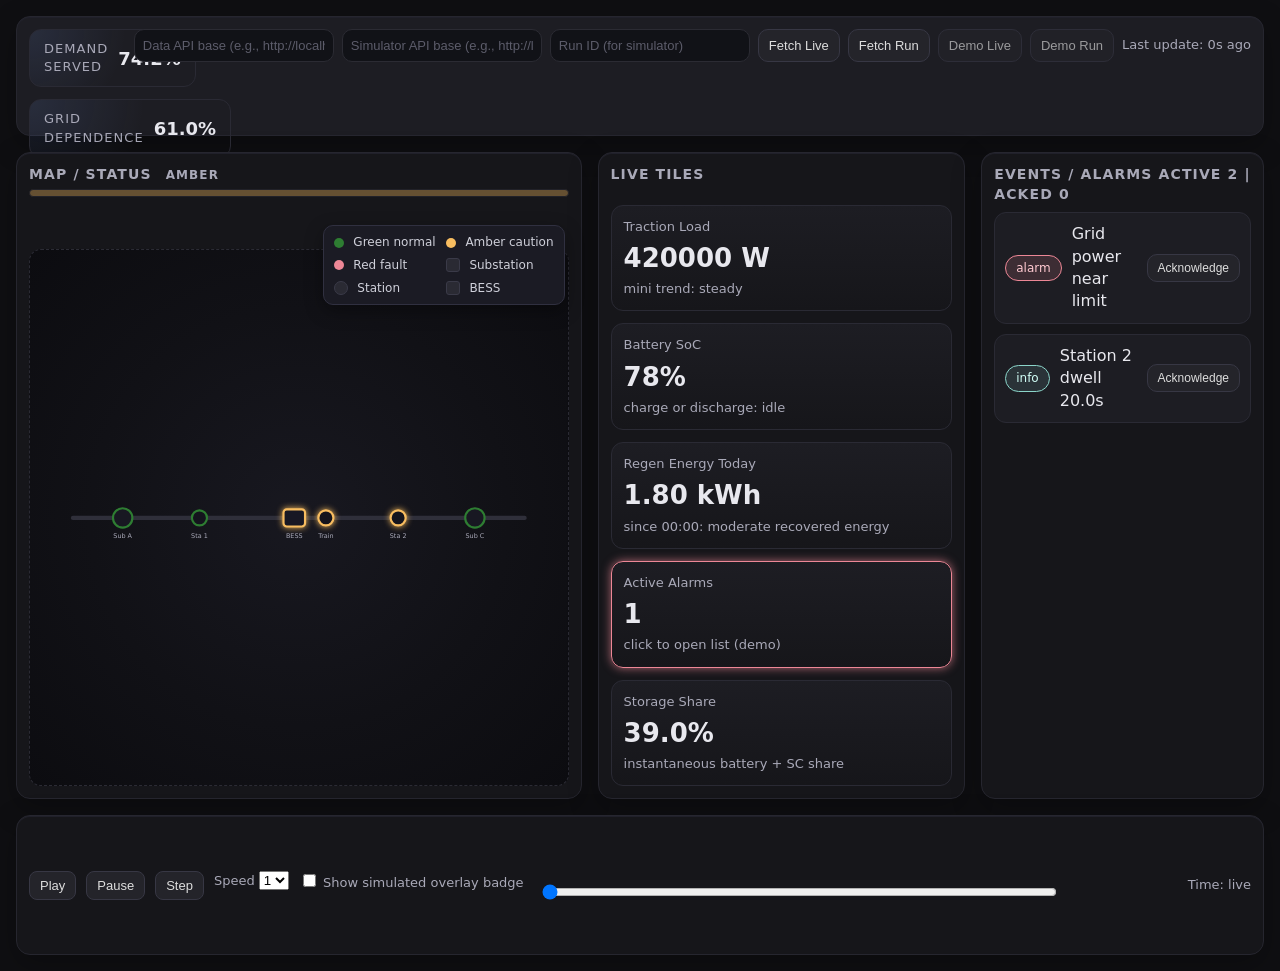
<file: dashboard/index.html>
<!DOCTYPE html>
<html lang="en">
<head>
  <meta charset="utf-8">
  <meta name="viewport" content="width=device-width, initial-scale=1">
  <title>REMS Dashboard</title>
  <link rel="stylesheet" href="css/styles.css">
</head>
<body>
  <div class="wrap">
    <header id="kpis" class="panel">
      <div class="kpiRow">
        <div class="kpi"><span class="label">Demand Served</span><span id="kpi-demand" class="value">empty</span></div>
        <div class="kpi"><span class="label">Grid Dependence</span><span id="kpi-grid" class="value">empty</span></div>
        <div class="kpi"><span class="label">Regen Utilization</span><span id="kpi-regen" class="value">empty</span></div>
        <div class="kpi"><span class="label">Voltage Deviation</span><span id="kpi-volt" class="value">empty</span></div>
        <div id="runMetaBar" class="runMetaBar" aria-live="polite"></div>
      </div>
      <div class="cfg">
        <input id="dataBase" placeholder="Data API base (e.g., http://localhost:9000)" />
        <input id="simBase" placeholder="Simulator API base (e.g., http://localhost:9100)" />
        <input id="runId" placeholder="Run ID (for simulator)" />
        <button id="btnFetchLive">Fetch Live</button>
        <button id="btnFetchRun">Fetch Run</button>
        <button id="btnDemoLive">Demo Live</button>
        <button id="btnDemoRun">Demo Run</button>
        <span id="lastUpdate" class="meta muted">Last update: none</span>
      </div>
    </header>

    <section id="map" class="panel">
      <div class="badge sim" id="simBadge">SIMULATED</div>
      <h3 class="title">Map / Status <span id="statusText" class="statusText">unknown</span></h3>
      <div class="statusbar" id="statusbar" aria-hidden="true"></div>
      <div class="legend" id="legend">
        <div><span class="chip dot green"></span> Green normal</div>
        <div><span class="chip dot amber"></span> Amber caution</div>
        <div><span class="chip dot red"></span> Red fault</div>
        <div><span class="chip shape sub"></span> Substation</div>
        <div><span class="chip shape sta"></span> Station</div>
        <div><span class="chip shape bess"></span> BESS</div>
      </div>
      <div class="mapbox">
        <svg id="mapSvg" viewBox="0 0 1000 420">
          <path d="M80 210 L920 210" class="track"/>
        </svg>
        <div class="tip" id="tip"></div>
      </div>
    </section>

    <section id="tiles" class="panel">
      <h3 class="title">Live Tiles</h3>
      <div class="tile" data-key="tractionLoad">
        <div class="small">Traction Load</div>
        <div class="big" id="tile-load">empty</div>
        <div class="small">mini trend: empty</div>
      </div>
      <div class="tile" data-key="batterySOC">
        <div class="small">Battery SoC</div>
        <div class="big" id="tile-soc">empty</div>
        <div class="small">charge or discharge: empty</div>
      </div>
      <div class="tile" data-key="regenToday">
        <div class="small">Regen Energy Today</div>
        <div class="big" id="tile-regen">empty</div>
        <div class="small">since 00:00: empty</div>
      </div>
      <div class="tile" data-key="activeAlarms">
        <div class="small">Active Alarms</div>
        <div class="big" id="tile-alarms">empty</div>
        <div class="small">click to open list (demo)</div>
      </div>
      <div class="tile" data-key="storageShare">
        <div class="small">Storage Share</div>
        <div class="big" id="tile-storage">empty</div>
        <div class="small">instantaneous battery + SC share</div>
      </div>
    </section>

    <section id="events" class="panel">
      <h3 class="title">Events / Alarms <span id="evtCounts" class="muted"></span></h3>
      <div id="eventList"></div>
    </section>

    <section id="timeline" class="panel">
      <div class="controls">
        <button id="play">Play</button>
        <button id="pause">Pause</button>
        <button id="step">Step</button>
        <label class="meta">Speed
          <select id="speed"><option>1</option><option>2</option><option>4</option></select>
        </label>
        <label class="meta"><input type="checkbox" id="toggleSim"> Show simulated overlay badge</label>
      </div>
      <div class="sliderWrap">
        <input id="slider" type="range" min="0" max="0" value="0">
        <div id="playhead" class="playhead-badge">t = 0s</div>
        <div id="ticks" class="ticks"></div>
      </div>
      <div class="meta timeline-readout"><span id="timeLabel">Time: empty</span></div>
    </section>
  </div>

  <input id="pickLive" type="file" accept=".json,application/json" style="display:none" />
  <input id="pickRun" type="file" accept=".json,application/json" style="display:none" />

  <script src="js/app.js"></script>
</body>
</html>
</file>
<file: dashboard/css/styles.css>
*{box-sizing:border-box}

/* ------------------------------------------------------------------
   Theme tokens
------------------------------------------------------------------ */
:root{
  --bg:#0f0f12;
  --panel:#16161a;
  --panel2:#1d1d23;
  --text:#e8e8ee;
  --muted:#a9a9b8;
  --accent:#7aa2f7;
  --accent-soft:rgba(122,162,247,.16);
  --border:#26262f;
  --border-strong:#303040;
  --shadow-soft:0 10px 30px rgba(0,0,0,.25);
}

/* ------------------------------------------------------------------
   Layout
------------------------------------------------------------------ */
body{
  margin:0;
  background:var(--bg);
  color:var(--text);
  font:16px/1.4 system-ui,-apple-system,Segoe UI,Roboto,Helvetica,Arial;
}

.wrap{
  display:grid;
  grid-template-rows:120px 1fr 1fr 140px;
  grid-template-columns:2fr 1.3fr 1fr;
  grid-template-areas:
    "kpis kpis kpis"
    "map  tiles events"
    "map  tiles events"
    "timeline timeline timeline";
  gap:16px;
  padding:16px;
  min-height:100vh;
}

/* ------------------------------------------------------------------
   Panels
------------------------------------------------------------------ */
.panel{
  background:var(--panel);
  border:1px solid var(--border);
  border-radius:14px;
  box-shadow:0 1px 0 #20202a inset,var(--shadow-soft);
  padding:12px;
  position:relative;
}

.title{
  font-weight:700;
  font-size:14px;
  color:var(--muted);
  letter-spacing:.08em;
  text-transform:uppercase;
  margin:0 0 8px;
}

.muted{color:var(--muted);}

/* ------------------------------------------------------------------
   KPI header
------------------------------------------------------------------ */
#kpis{
  grid-area:kpis;
  display:grid;
  grid-template-columns:minmax(0,1fr) auto;
  gap:16px;
  align-items:start;
  padding:12px;
  background:var(--panel2);
  border-radius:14px;
  border:1px solid var(--border);
}

.kpiRow{
  display:flex;
  flex-wrap:wrap;
  gap:12px;
  align-items:stretch;
}

.kpi{
  display:flex;
  align-items:center;
  gap:10px;
  padding:10px 14px;
  border:1px solid #2a2a34;
  border-radius:12px;
  background:radial-gradient(circle at top left,rgba(122,162,247,.12),transparent 55%);
  transition:background .18s ease,border-color .18s ease,transform .12s ease;
}

.kpi .label{
  font-size:13px;
  color:var(--muted);
  text-transform:uppercase;
  letter-spacing:.08em;
}

.kpi .value{
  font-weight:750;
  font-size:18px;
}

.kpi:hover{
  border-color:#3b3b4a;
  background:radial-gradient(circle at top left,rgba(122,162,247,.2),transparent 60%);
  transform:none;
}

.runMetaBar{
  display:flex;
  flex-wrap:wrap;
  gap:8px;
  align-items:center;
  min-height:48px;
}

.meta-pill{
  display:inline-flex;
  align-items:center;
  gap:8px;
  padding:8px 10px;
  border:1px solid #2f3140;
  border-radius:999px;
  background:rgba(17,18,23,.92);
  color:#d5d8e8;
  font-size:12px;
  white-space:nowrap;
}

.meta-pill-label{
  color:#9ba0b7;
  text-transform:uppercase;
  letter-spacing:.08em;
  font-size:11px;
}

.meta-pill-value{
  color:#eef0fa;
  font-weight:700;
}

.meta-pill-info{
  border-color:rgba(122,162,247,.45);
  background:rgba(122,162,247,.12);
}

.meta-pill-success{
  border-color:rgba(166,218,149,.4);
  background:rgba(166,218,149,.12);
}

/* config controls */
#kpis .cfg{
  margin-left:auto;
  display:flex;
  gap:8px;
  align-items:center;
}

#kpis .cfg input{
  width:200px;
  background:#111217;
  color:#fff;
  border:1px solid #2b2b33;
  border-radius:10px;
  padding:8px;
  font-size:13px;
}

#kpis .cfg input::placeholder{
  color:#5c5c6a;
}

#kpis .cfg button{
  background:#24242a;
  border:1px solid #373744;
  color:#ddd;
  border-radius:10px;
  padding:8px 10px;
  cursor:pointer;
  font-size:13px;
  transition:background .16s ease,border-color .16s ease,transform .08s ease;
}

#kpis .cfg button:hover{
  background:#2b2b33;
  border-color:#4b4b5c;
  transform:translateY(-1px);
}

/* Demo buttons visually de-emphasised (but still functional) */
#btnDemoLive,
#btnDemoRun{
  opacity:.65;
  border-style:dashed;
}

/* ------------------------------------------------------------------
   Map / corridor
------------------------------------------------------------------ */
#map{
  grid-area:map;
  display:flex;
  flex-direction:column;
  position:relative;
}

.statusText{
  margin-left:8px;
  color:var(--muted);
  font-size:12px;
}

.statusbar{
  position:absolute;
  left:12px;
  right:12px;
  top:36px;
  height:8px;
  border-radius:8px;
  background:#2a2a33;
  border:1px solid #373744;
  color:transparent;
  opacity:.25;
  transition:background .2s ease,opacity .2s ease;
}

.mapbox{
  flex:1;
  border:1px dashed #2b2b34;
  border-radius:12px;
  display:grid;
  place-items:center;
  color:var(--muted);
  margin-top:56px;
  min-height:260px;
  background:radial-gradient(circle at center,#181820 0,#111116 55%,#0c0c10 100%);
  overflow:hidden;
}

#mapSvg{
  width:100%;
  height:100%;
}

.track{
  stroke:#2f2f3a;
  stroke-width:8;
  stroke-linecap:round;
  fill:none;
}

/* asset markers */
.site-dot{
  fill:#1a1a22;
  stroke-width:4;
  transform-box:fill-box;
  transform-origin:center;
  transition:transform .12s ease,stroke .16s ease,filter .16s ease,opacity .16s ease;
}

/* differentiate by type purely with stroke / shape already in SVG */
.site-dot[data-type="substation"]{fill:#181822;}
.site-dot[data-type="station"]{fill:#14141d;}
.site-dot[data-type="bess"]{fill:#181824;}

.blink{animation:blink 1s linear infinite;}

@keyframes blink{
  0%{opacity:1}
  50%{opacity:.3}
  100%{opacity:1}
}

.site-label{
  fill:var(--muted);
  font-size:12px;
  text-anchor:middle;
  pointer-events:none;
}

/* hover emphasis via CSS only */
.site-dot:hover{
  transform:scale(1.03);
  filter:drop-shadow(0 0 5px rgba(122,162,247,.45));
}

.site-dot-focus{
  transform:scale(1.05);
  filter:drop-shadow(0 0 7px rgba(122,162,247,.38));
}

.badge{
  position:absolute;
  top:26px;
  right:16px;
  background:#2a2a33;
  color:#bfc1ff;
  border:1px solid #3a3a48;
  padding:6px 10px;
  border-radius:999px;
  font-size:12px;
}

/* toggled from JS */
.sim{display:none;}

.legend{
  position:absolute;
  top:72px;
  right:16px;
  display:grid;
  grid-template-columns:auto auto;
  gap:6px 10px;
  background:#1b1b24;
  border:1px solid var(--border-strong);
  padding:8px 10px;
  border-radius:10px;
  font-size:12px;
  color:#cfd0da;
  box-shadow:0 6px 18px rgba(0,0,0,.35);
}

.chip{
  display:inline-block;
  vertical-align:middle;
  margin-right:6px;
}

.chip.dot{
  width:10px;
  height:10px;
  border-radius:999px;
}

.chip.dot.green{background:#2e7d32;}
.chip.dot.amber{background:#f8bd60;}
.chip.dot.red{background:#ed8796;}

.chip.shape{
  width:14px;
  height:14px;
  display:inline-grid;
  place-items:center;
  border:1px solid #3a3a48;
  border-radius:3px;
  background:#2a2a33;
}

.chip.shape.sub{box-shadow:inset 0 0 0 3px #2a2a33;}
.chip.shape.sta{border-radius:999px;}
.chip.shape.bess{border-radius:3px;}

/* tooltip */
.tip{
  position:absolute;
  pointer-events:none;
  background:#1b1b24;
  border:1px solid var(--border-strong);
  padding:8px 10px;
  border-radius:10px;
  font-size:13px;
  color:#eaeaf6;
  opacity:0;
  transform:translate(-50%,-120%);
  transition:opacity .12s ease;
  max-width:220px;
  box-shadow:0 10px 30px rgba(0,0,0,.55);
}

/* ------------------------------------------------------------------
   Tiles (live summary)
------------------------------------------------------------------ */
#tiles{
  grid-area:tiles;
  display:grid;
  grid-template-columns:1fr;
  gap:12px;
}

.tile{
  border:1px solid #2a2a34;
  border-radius:12px;
  padding:12px;
  background:linear-gradient(180deg,var(--panel2),var(--panel));
  cursor:pointer;
  transition:border-color .16s ease,box-shadow .16s ease,transform .1s ease,background .16s ease;
}

.tile .big{
  font-size:26px;
  font-weight:800;
  margin:4px 0;
}

.tile .small{
  color:var(--muted);
  font-size:13px;
}

/* subtle focus when user hovers tiles */
.tile:hover{
  border-color:var(--accent);
  box-shadow:0 0 0 1px var(--accent-soft),0 16px 26px rgba(0,0,0,.35);
  transform:translateY(-1px);
}

/* ------------------------------------------------------------------
   Events / alarms
------------------------------------------------------------------ */
#events{
  grid-area:events;
  display:flex;
  flex-direction:column;
}

#eventList{
  display:flex;
  flex-direction:column;
  gap:10px;
  max-height:calc(100% - 40px);
  overflow-y:auto;
}

/* make scrollbars less ugly in supporting browsers */
#eventList{
  scrollbar-width:thin;
  scrollbar-color:#444 #16161a;
}

#eventList::-webkit-scrollbar{
  width:6px;
}

#eventList::-webkit-scrollbar-track{
  background:#16161a;
}

#eventList::-webkit-scrollbar-thumb{
  background:#3b3b48;
  border-radius:999px;
}

.event{
  border:1px solid #2a2a34;
  border-radius:12px;
  padding:10px;
  background:var(--panel2);
  display:grid;
  grid-template-columns:auto 1fr auto;
  gap:10px;
  align-items:center;
  transition:border-color .14s ease,box-shadow .14s ease,transform .08s ease;
}

.event.flash{
  animation:flash 1.2s ease-out 1;
}

@keyframes flash{
  0%{box-shadow:0 0 0 rgba(0,0,0,0);}
  30%{box-shadow:0 0 0 5px rgba(122,162,247,.2);}
  100%{box-shadow:0 0 0 rgba(0,0,0,0);}
}

.event:hover{
  border-color:#3b3b4a;
  transform:translateY(-1px);
}

.event .pill{
  border-radius:999px;
  padding:4px 10px;
  font-size:12px;
  border:1px solid #333;
}

.event button{
  background:#24242a;
  border:1px solid #373744;
  color:#ddd;
  border-radius:10px;
  padding:6px 10px;
  cursor:pointer;
  font-size:12px;
  white-space:nowrap;
  transition:background .16s ease,border-color .16s ease,transform .08s ease;
}

.event button:hover{
  background:#2b2b33;
  border-color:#4b4b5c;
  transform:translateY(-1px);
}

.event button.acked{
  background:#1e402e;
  border-color:#2f7a50;
  color:#c7f9de;
}

/* ------------------------------------------------------------------
   Timeline controls
------------------------------------------------------------------ */
#timeline{
  grid-area:timeline;
  display:grid;
  grid-template-columns:auto minmax(0,1fr) auto;
  gap:16px;
  align-items:center;
}

.controls{
  display:flex;
  gap:10px;
  flex-wrap:wrap;
}

.controls button{
  background:#24242a;
  border:1px solid #373744;
  color:#ddd;
  border-radius:8px;
  padding:6px 10px;
  cursor:pointer;
  font-size:13px;
  transition:background .16s ease,border-color .16s ease,transform .08s ease;
}

.controls button:hover{
  background:#2b2b33;
  border-color:#4b4b5c;
  transform:translateY(-1px);
}

.meta{
  color:var(--muted);
  font-size:13px;
}

.sliderWrap{
  position:relative;
  min-width:0;
  padding:32px 0 18px;
}

#slider{
  width:100%;
  display:block;
}

.playhead-badge{
  position:absolute;
  top:0;
  left:0;
  transform:translateX(-50%);
  background:#1b1b24;
  border:1px solid var(--border-strong);
  padding:5px 8px;
  border-radius:8px;
  font-size:12px;
  pointer-events:none;
  white-space:nowrap;
  z-index:2;
  box-shadow:0 8px 20px rgba(0,0,0,.3);
}

.ticks{
  position:absolute;
  left:0;
  right:0;
  bottom:0;
  height:8px;
}

.tick{
  position:absolute;
  bottom:0;
  width:2px;
  height:8px;
  background:var(--accent);
}

.tick-range{
  position:absolute;
  bottom:1px;
  height:6px;
  border-radius:999px;
  min-width:3px;
}

.alarm-range{
  background:linear-gradient(90deg,rgba(237,135,150,.72),rgba(237,135,150,.92));
  box-shadow:0 0 0 1px rgba(237,135,150,.18);
}

.timeline-readout{
  justify-self:end;
  min-width:180px;
  text-align:right;
  white-space:nowrap;
}

/* ------------------------------------------------------------------
   Responsive
------------------------------------------------------------------ */
@media (max-width:1100px){
  .wrap{
    grid-template-columns:1fr;
    grid-template-areas:
      "kpis"
      "map"
      "tiles"
      "events"
      "timeline";
    grid-template-rows:auto auto auto auto auto;
  }

  #kpis{
    grid-template-columns:1fr;
  }

  #kpis .cfg{
    width:100%;
    flex-wrap:wrap;
    justify-content:flex-start;
    margin-top:8px;
  }

  #kpis .cfg input{
    width:calc(50% - 8px);
    min-width:140px;
  }
}
</file>
